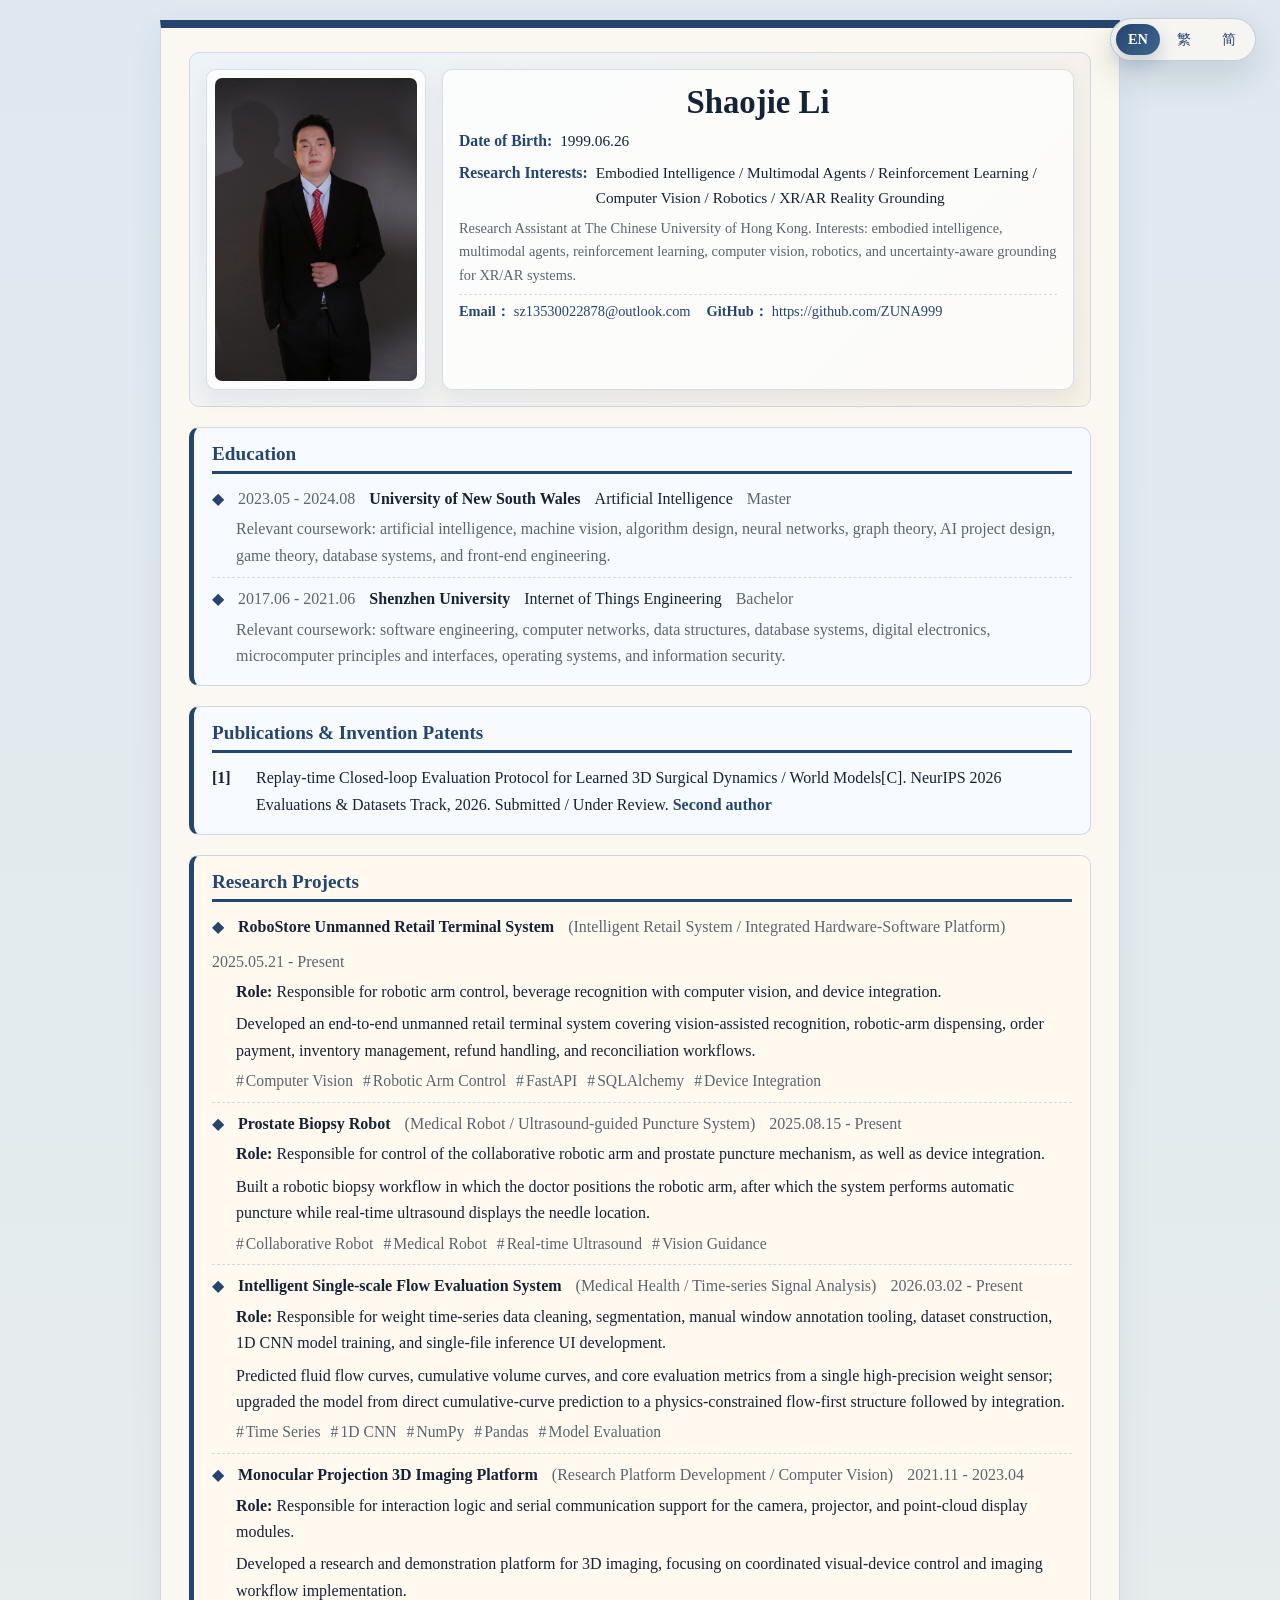
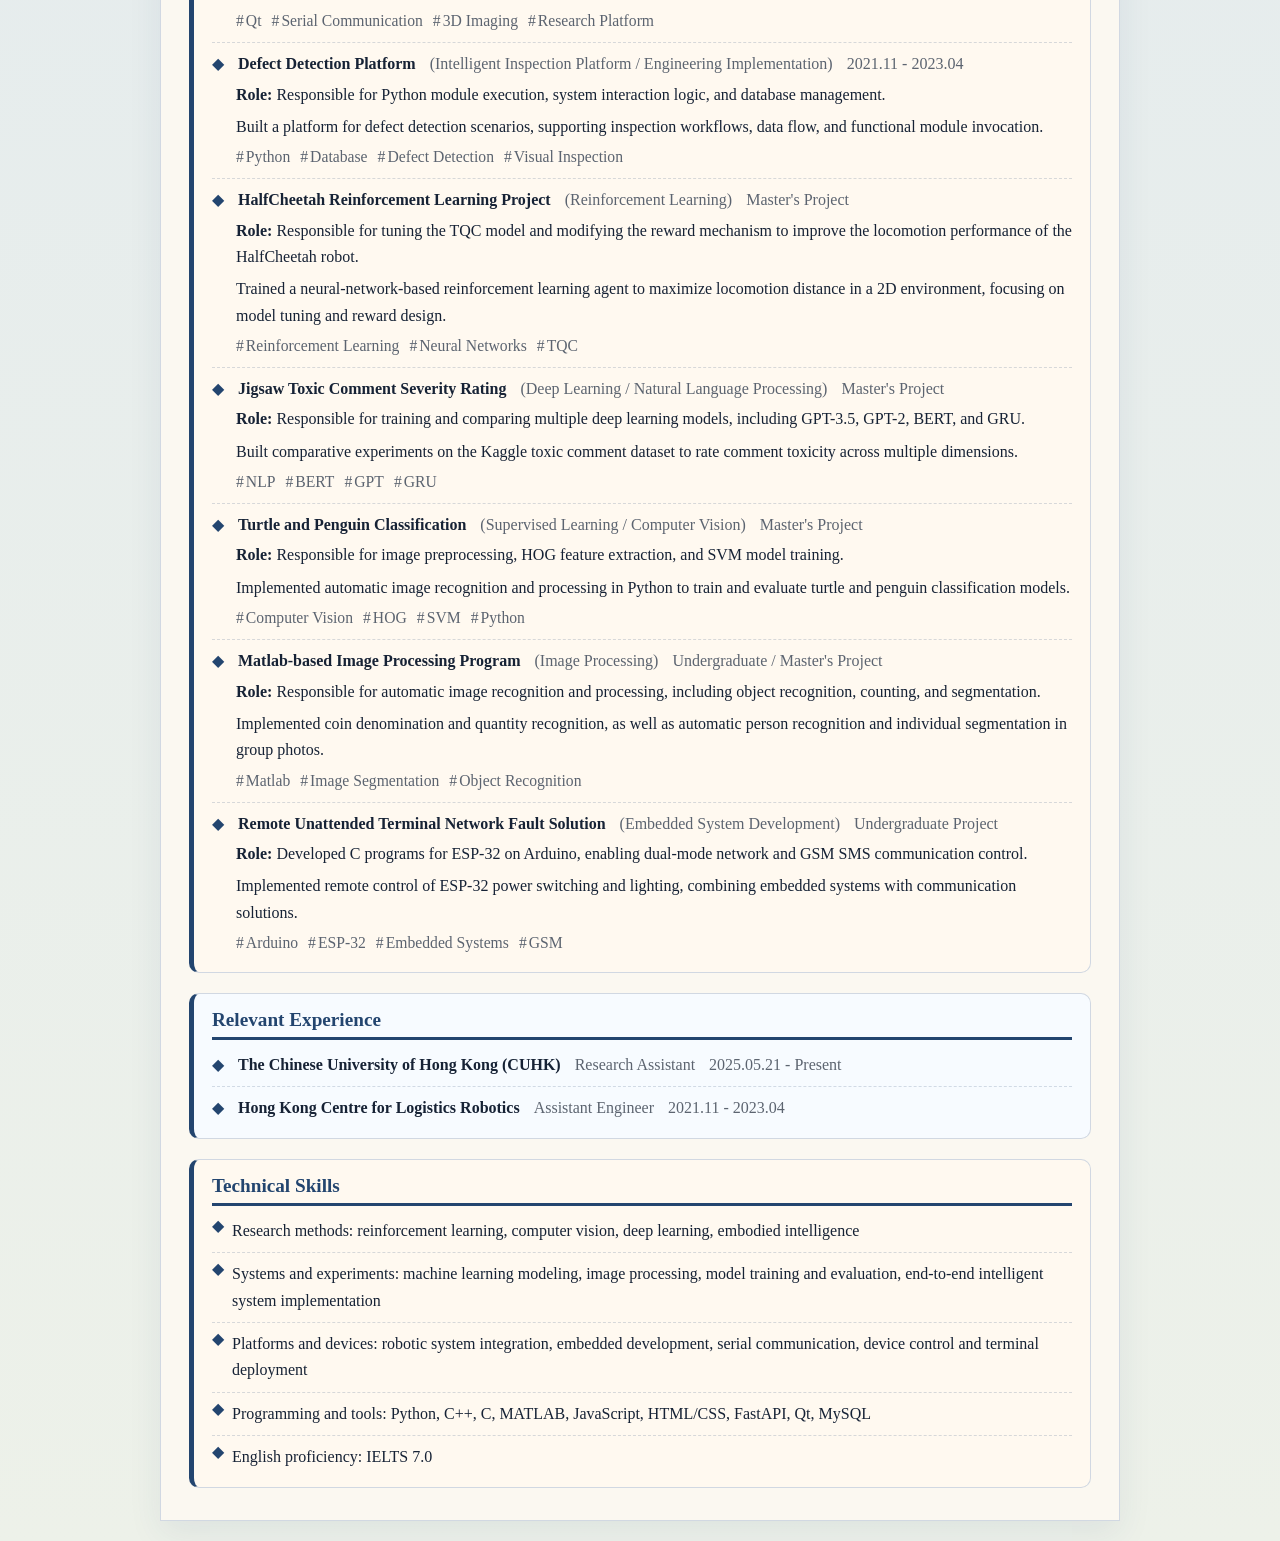
<file: index.html>
<!DOCTYPE html>
<html lang="en">
<head>
  <meta charset="UTF-8">
  <meta name="viewport" content="width=device-width, initial-scale=1.0">
  <meta name="description" content="学术简历网站模板">
  <meta property="og:title" content="你的姓名 | 学术简历">
  <meta property="og:description" content="教育背景、科研项目、论文专利、荣誉和技能">
  <meta property="og:type" content="website">
  <title>你的姓名 | 学术简历</title>
  <link rel="icon" type="image/svg+xml" href="assets/favicon.svg">
  <link rel="stylesheet" href="styles.css?v=20260518-card-i18n">
</head>
<body>
  <nav class="language-switcher" id="language-switcher" aria-label="Language switcher"></nav>
  <main class="cv-page">
    <header class="cv-header">
      <div class="header-layout">
        <figure class="profile-photo" id="profile-photo-wrap" hidden>
          <img id="profile-photo" src="" alt="Profile photo">
        </figure>
        <div class="header-content">
          <h1 class="cv-title" id="profile-name">你的姓名</h1>
          <div class="header-main">
            <div class="header-row">
              <p class="header-label" id="label-basic-info">出生年月：</p>
              <p class="header-value" id="basic-info">待填写</p>
            </div>
            <div class="header-row">
              <p class="header-label" id="label-research-directions">研究方向：</p>
              <p class="header-value" id="research-directions">待填写</p>
            </div>
            <p class="header-note" id="profile-note"></p>
            <div class="link-row" id="profile-links"></div>
            <div class="header-contact" id="header-contact"></div>
          </div>
        </div>
      </div>
    </header>

    <section class="cv-section" id="education-section">
      <h2 class="section-title" id="section-title-education">教育背景</h2>
      <div class="section-body" id="education-list"></div>
    </section>

    <section class="cv-section" id="publications-section">
      <h2 class="section-title" id="section-title-publications">论文与发明专利</h2>
      <div class="section-body" id="publications-list"></div>
    </section>

    <section class="cv-section" id="projects-section">
      <h2 class="section-title" id="section-title-projects">科研项目</h2>
      <div class="section-body" id="projects-list"></div>
    </section>

    <section class="cv-section" id="experience-section">
      <h2 class="section-title" id="section-title-experience">相关经历</h2>
      <div class="section-body" id="experience-list"></div>
    </section>

    <section class="cv-section" id="honors-section">
      <h2 class="section-title" id="section-title-honors">其他荣誉</h2>
      <div class="section-body" id="honors-list"></div>
    </section>

    <section class="cv-section" id="skills-section">
      <h2 class="section-title" id="section-title-skills">专业技能</h2>
      <div class="section-body" id="skills-list"></div>
    </section>

  </main>

  <script src="site-data.js?v=20260519-photo-hq"></script>
  <script src="main.js?v=20260519-photo-hq"></script>
</body>
</html>
</file>
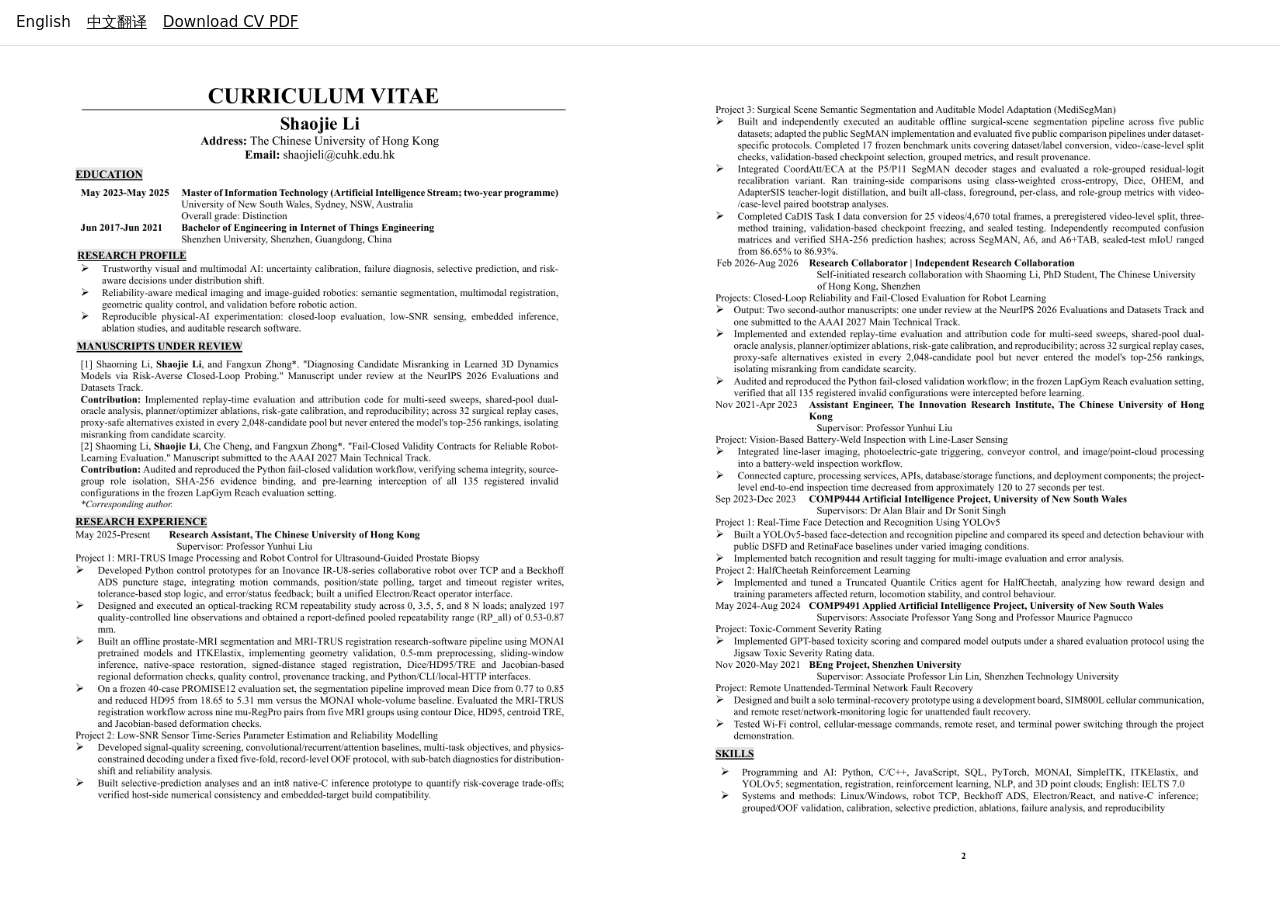
<file: academic/index.html>
<!doctype html>
<html lang="en">
  <head>
    <meta charset="utf-8" />
    <meta name="viewport" content="width=device-width, initial-scale=1" />
    <title>Shaojie Li — CV</title>
    <link rel="stylesheet" href="./pdf-site.css" />
  </head>
  <body>
    <header class="site-header">
      <nav aria-label="CV language and download links">
        <a href="./index.html" aria-current="page">English</a>
        <a href="./zh.html">中文翻译</a>
        <a href="./assets/Shaojie_Li_CV.pdf" download>Download CV PDF</a>
      </nav>
    </header>

    <main class="pdf-main" aria-label="English CV pages">
      <img class="cv-page" src="./assets/cv-en-1.png" alt="English CV page 1" />
      <img class="cv-page" src="./assets/cv-en-2.png" alt="English CV page 2" />
    </main>
  </body>
</html>
</file>
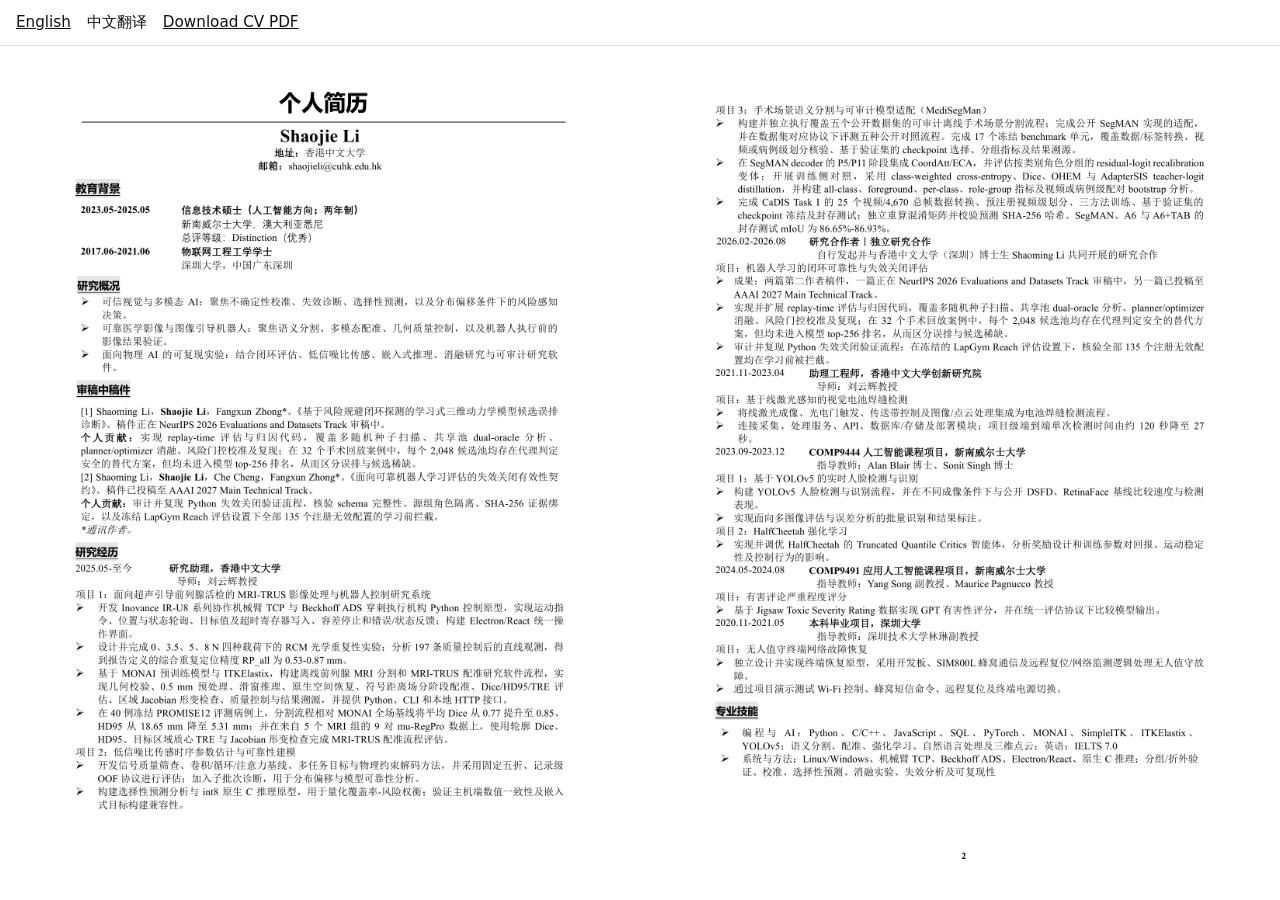
<file: academic/zh.html>
<!doctype html>
<html lang="zh-CN">
  <head>
    <meta charset="utf-8" />
    <meta name="viewport" content="width=device-width, initial-scale=1" />
    <title>李绍杰 — 中文简历</title>
    <link rel="stylesheet" href="./pdf-site.css" />
  </head>
  <body>
    <header class="site-header">
      <nav aria-label="简历语言和下载链接">
        <a href="./index.html">English</a>
        <a href="./zh.html" aria-current="page">中文翻译</a>
        <a href="./assets/Shaojie_Li_CV_CN.pdf" download>Download CV PDF</a>
      </nav>
    </header>

    <main class="pdf-main" aria-label="中文简历页面">
      <img class="cv-page" src="./assets/cv-cn-1.png" alt="中文简历第1页" />
      <img class="cv-page" src="./assets/cv-cn-2.png" alt="中文简历第2页" />
    </main>
  </body>
</html>
</file>
<file: styles.css>
:root {
  --page-width: 960px;
  --paper: #fbf8f1;
  --page: #e7edf3;
  --text: #162235;
  --muted: #5c6470;
  --line: #23456f;
  --border: #d1d8e2;
  --header-bg: #eef3f9;
  --section-blue: #f7fbff;
  --section-warm: #fff9f0;
}

*,
*::before,
*::after {
  box-sizing: border-box;
}

html {
  scroll-behavior: auto;
}

body {
  margin: 0;
  background:
    linear-gradient(180deg, #dfe8f1 0%, #edf1e9 100%);
  color: var(--text);
  font-family: "Times New Roman", "Noto Serif SC", "Source Han Serif SC", "Songti SC", "STSong", "SimSun", serif;
  line-height: 1.65;
}

img {
  display: block;
  max-width: 100%;
}

a {
  color: var(--line);
  text-decoration: none;
}

a:hover,
a:focus-visible {
  text-decoration: underline;
}

[hidden] {
  display: none !important;
}

.cv-page {
  position: relative;
  width: min(var(--page-width), calc(100% - 24px));
  margin: 20px auto;
  padding: 24px 28px 32px;
  background: var(--paper);
  border: 1px solid var(--border);
  border-top: 8px solid var(--line);
  box-shadow: 0 12px 32px rgba(35, 69, 111, 0.08);
}

.language-switcher {
  position: fixed;
  top: 18px;
  right: 24px;
  z-index: 20;
  display: flex;
  gap: 3px;
  padding: 5px;
  border: 1px solid rgba(35, 69, 111, 0.22);
  border-radius: 999px;
  background: rgba(251, 248, 241, 0.82);
  box-shadow: 0 14px 36px rgba(22, 34, 53, 0.14);
  backdrop-filter: blur(12px);
}

.language-switcher__button {
  min-width: 42px;
  padding: 7px 12px;
  border: 0;
  border-radius: 999px;
  background: transparent;
  color: var(--line);
  font-family: inherit;
  font-size: 0.9rem;
  line-height: 1.2;
  cursor: pointer;
}

.language-switcher__button.is-active {
  background: linear-gradient(135deg, var(--line) 0%, #3f658f 100%);
  color: #fff;
  font-weight: 700;
  box-shadow: 0 8px 18px rgba(35, 69, 111, 0.22);
}

.cv-header {
  margin-bottom: 18px;
  padding: 16px;
  background: linear-gradient(135deg, var(--header-bg) 0%, #f7f1e6 100%);
  border: 1px solid var(--border);
  border-radius: 10px;
}

.header-layout {
  display: grid;
  grid-template-columns: 220px minmax(0, 1fr);
  gap: 16px;
  align-items: stretch;
}

.header-content {
  padding: 14px 16px;
  border: 1px solid rgba(35, 69, 111, 0.16);
  border-radius: 10px;
  background: rgba(255, 255, 255, 0.72);
  box-shadow: 0 8px 22px rgba(35, 69, 111, 0.08);
}

.cv-title {
  margin: 0 0 8px;
  text-align: center;
  font-size: 2.05rem;
  font-weight: 700;
  line-height: 1.1;
}

.header-main {
  display: grid;
  gap: 6px;
}

.header-row {
  display: flex;
  flex-wrap: wrap;
  gap: 8px;
  align-items: baseline;
  font-size: 0.96rem;
}

.header-label {
  margin: 0;
  font-size: 0.98rem;
  font-weight: 700;
  color: var(--line);
}

.header-value {
  margin: 0;
  flex: 1;
}

.header-note {
  margin: 0;
  color: var(--muted);
  font-size: 0.9rem;
}

.link-row {
  display: flex;
  flex-wrap: wrap;
  gap: 10px 16px;
  font-size: 0.98rem;
}

.header-contact {
  display: flex;
  flex-wrap: wrap;
  gap: 6px 16px;
  padding-top: 5px;
  border-top: 1px dashed rgba(35, 69, 111, 0.18);
  font-size: 0.9rem;
}

.header-contact__item {
  display: inline-flex;
  gap: 4px;
  flex-wrap: wrap;
}

.header-contact__label {
  color: var(--line);
  font-weight: 700;
}

.profile-photo {
  width: 100%;
  height: 100%;
  margin: 0;
  padding: 8px;
  display: flex;
  align-items: center;
  justify-content: center;
  overflow: visible;
  border: 1px solid rgba(35, 69, 111, 0.16);
  border-radius: 10px;
  background: rgba(255, 255, 255, 0.78);
  box-shadow: 0 8px 22px rgba(35, 69, 111, 0.08);
}

.profile-photo img {
  width: 100%;
  max-height: 100%;
  height: auto;
  border-radius: 7px;
  object-fit: contain;
}

.link-row a::before {
  content: "[";
}

.link-row a::after {
  content: "]";
}

.cv-section {
  margin-top: 20px;
  padding: 14px 18px 16px;
  border: 1px solid var(--border);
  border-left: 5px solid var(--line);
  border-radius: 10px;
}

#education-section,
#experience-section,
#publications-section {
  background: var(--section-blue);
}

#projects-section,
#honors-section,
#skills-section {
  background: var(--section-warm);
}

.section-title {
  margin: 0 0 12px;
  padding-bottom: 6px;
  border-bottom: 3px solid var(--line);
  font-size: 1.2rem;
  line-height: 1.2;
  color: var(--line);
}

.section-body {
  display: grid;
  gap: 8px;
}

.entry {
  display: grid;
  gap: 4px;
  padding-bottom: 8px;
  border-bottom: 1px dashed rgba(35, 69, 111, 0.18);
}

.entry:last-child,
.publication-item:last-child,
.honor-item:last-child,
.skill-item:last-child,
.contact-item:last-child {
  padding-bottom: 0;
  border-bottom: 0;
}

.entry__head {
  display: flex;
  flex-wrap: wrap;
  gap: 8px 14px;
  align-items: baseline;
  font-size: 1rem;
}

.entry__bullet {
  font-size: 1rem;
  line-height: 1;
  color: var(--line);
}

.entry__title {
  font-size: 1rem;
  font-weight: 700;
}

.entry__meta,
.entry__period,
.entry__note,
.publication-item__meta,
.contact-item__label {
  color: var(--muted);
}

.entry__body {
  padding-left: 24px;
}

.entry__body p {
  margin: 0;
}

.entry__body + .entry__body {
  margin-top: 2px;
}

.inline-list {
  display: flex;
  flex-wrap: wrap;
  gap: 6px 10px;
  margin: 0;
  padding: 0 0 0 24px;
  list-style: none;
  color: var(--muted);
  font-size: 0.98rem;
}

.inline-list li::before {
  content: "#";
  margin-right: 2px;
}

.publication-item {
  display: grid;
  grid-template-columns: auto minmax(0, 1fr);
  gap: 8px;
  align-items: start;
  font-size: 1rem;
  padding-bottom: 8px;
  border-bottom: 1px dashed rgba(35, 69, 111, 0.18);
}

.publication-item__index {
  min-width: 36px;
  font-weight: 700;
}

.publication-item__text {
  margin: 0;
}

.publication-item__rank {
  color: var(--line);
  font-weight: 700;
}

.publication-group-title {
  margin: 2px 0 0;
  font-size: 1rem;
  color: var(--line);
}

.honor-item,
.skill-item {
  display: grid;
  grid-template-columns: auto minmax(0, 1fr);
  gap: 8px;
  align-items: start;
  padding-bottom: 8px;
  border-bottom: 1px dashed rgba(35, 69, 111, 0.18);
}

@media (max-width: 720px) {
  .cv-page {
    width: min(var(--page-width), calc(100% - 12px));
    padding: 18px 16px 24px;
  }

  .cv-header,
  .cv-section {
    padding: 14px 14px 16px;
  }

  .cv-title {
    font-size: 1.9rem;
  }

  .header-layout {
    grid-template-columns: 1fr;
  }

  .header-content {
    padding: 12px;
  }

  .profile-photo {
    width: min(210px, 76%);
    justify-self: center;
  }

  .entry__body,
  .inline-list {
    padding-left: 20px;
  }
}

@page {
  size: A4 portrait;
  margin: 0;
}

@media print {
  html,
  body {
    margin: 0;
    padding: 0;
    width: 210mm;
    min-height: 297mm;
    background: var(--page) !important;
    -webkit-print-color-adjust: exact;
    print-color-adjust: exact;
  }

  body {
    line-height: 1.55;
  }

  .cv-page {
    width: 210mm;
    min-height: 297mm;
    margin: 0;
    padding: 8mm 9mm 10mm;
    border: 0;
    border-top: 8px solid var(--line);
    box-shadow: none;
    background: var(--paper);
  }

  .cv-header,
  .cv-section {
    break-inside: avoid;
    page-break-inside: avoid;
  }

  .language-switcher {
    display: none;
  }

  a {
    text-decoration: none;
  }
}
</file>
<file: academic/pdf-site.css>
:root {
  color-scheme: light;
  font-family: system-ui, -apple-system, "Segoe UI", sans-serif;
  background: #fff;
  color: #111;
}

* {
  box-sizing: border-box;
}

html,
body {
  width: 100%;
  height: 100%;
  margin: 0;
  background: #fff;
}

body {
  display: flex;
  height: 100vh;
  height: 100dvh;
  flex-direction: column;
  overflow: hidden;
}

.site-header {
  flex: 0 0 auto;
  padding: 0.75rem 1rem;
  border-bottom: 1px solid #ddd;
}

.site-header nav {
  display: flex;
  flex-wrap: wrap;
  gap: 1rem;
  align-items: center;
}

.site-header a {
  color: inherit;
  font-size: 0.95rem;
  line-height: 1.4;
}

.site-header a[aria-current="page"] {
  text-decoration: none;
}

.pdf-main {
  display: grid;
  grid-template-columns: repeat(2, minmax(0, 1fr));
  gap: 0;
  min-height: 0;
  flex: 1 1 auto;
  padding: 0;
}

.cv-page {
  display: block;
  width: 100%;
  height: 100%;
  min-width: 0;
  min-height: 0;
  object-fit: contain;
}

@media (max-width: 36rem) {
  .site-header nav {
    gap: 0.75rem;
  }

  .site-header a {
    font-size: 0.9rem;
  }
}
</file>
